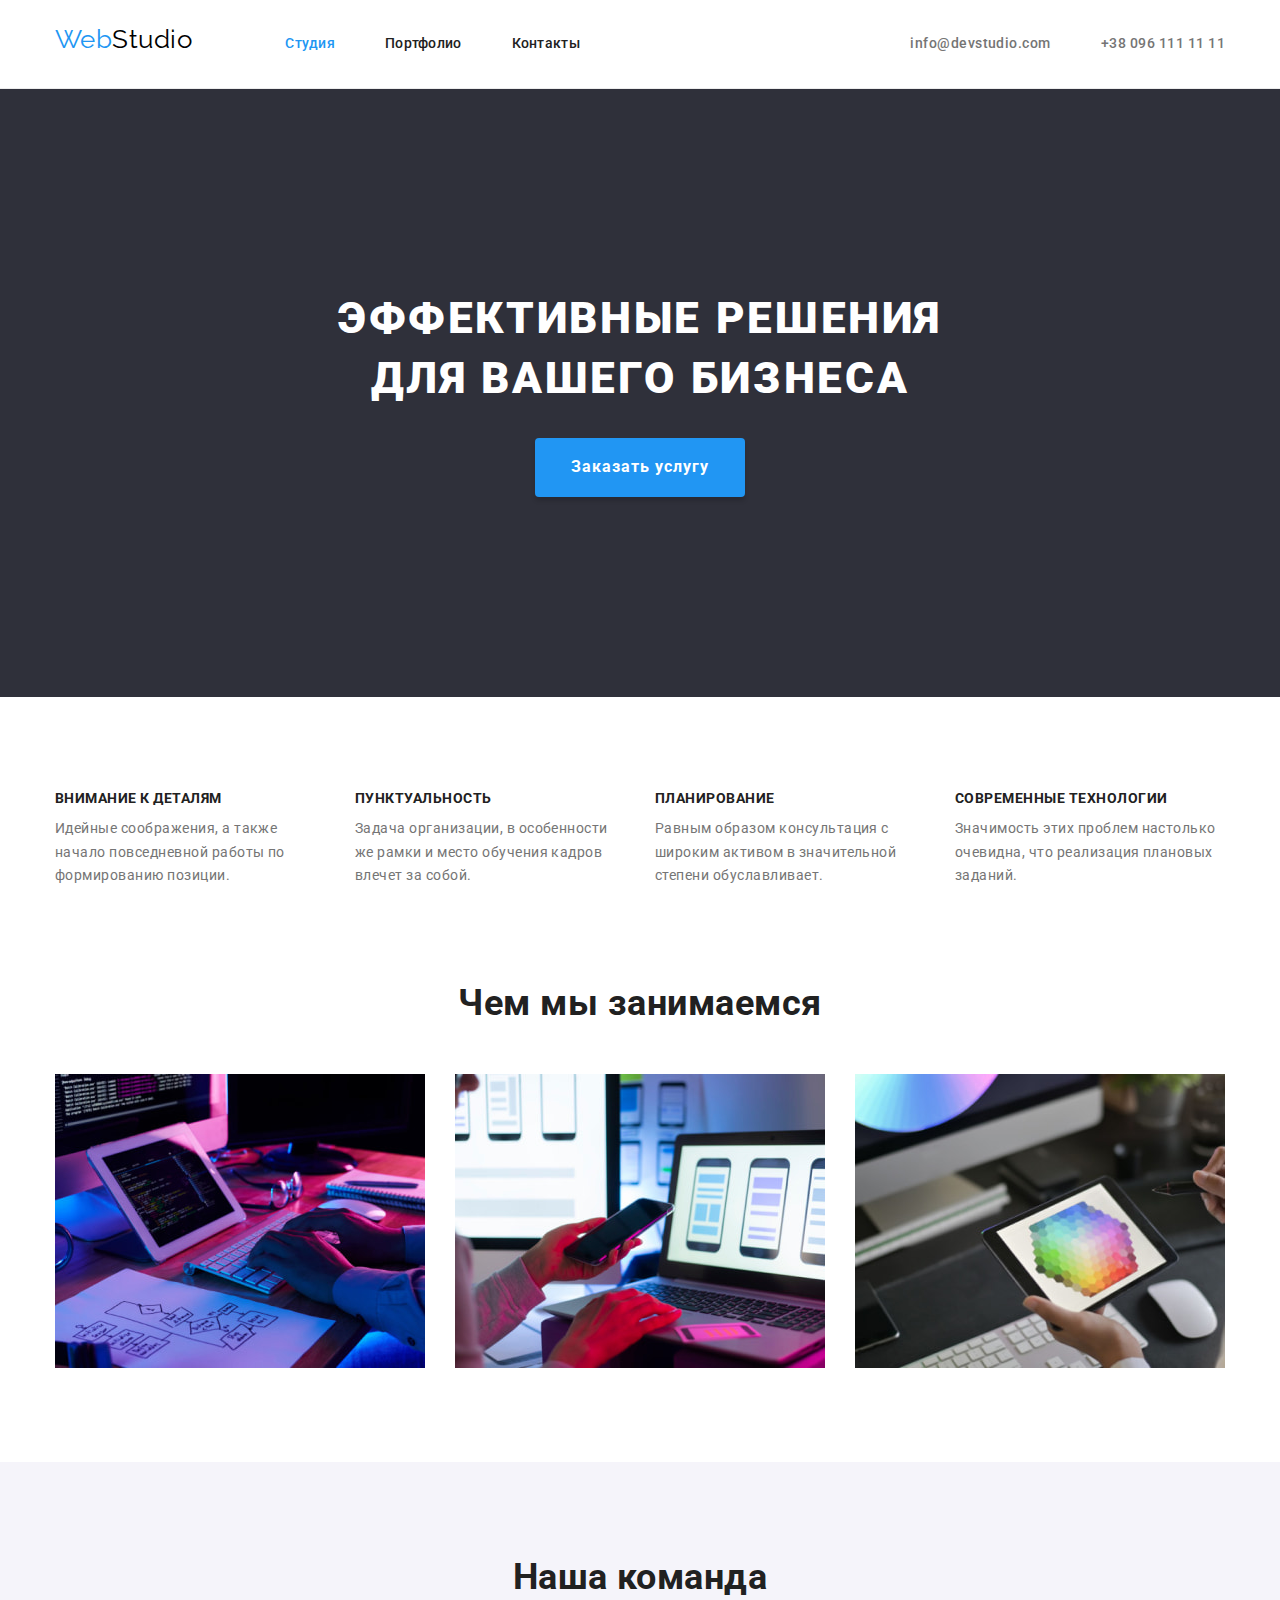
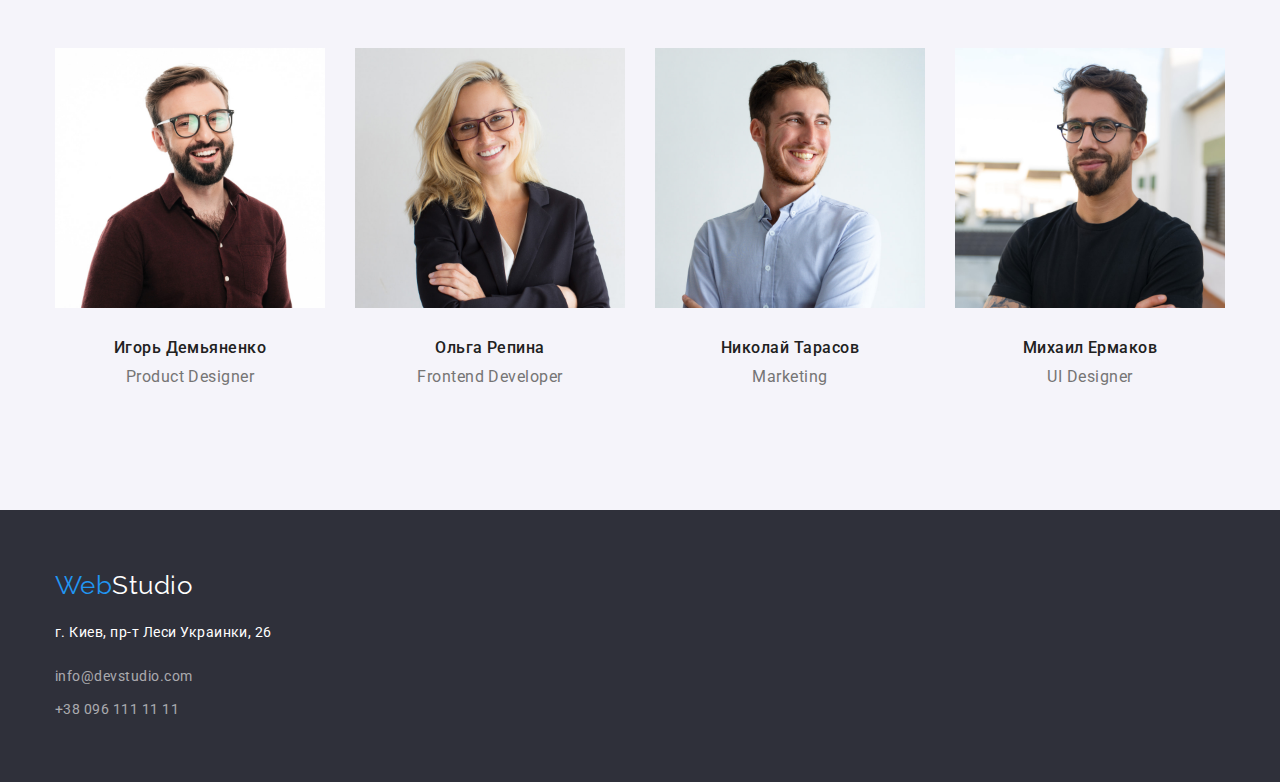
<file: index.html>
<!DOCTYPE html>
<html lang="ru">
<head>
    <meta charset="UTF-8">
    <meta http-equiv="X-UA-Compatible" content="IE=edge">
    <meta name="viewport" content="width=device-width, initial-scale=1.0">
    <title>Document</title>
    <link href="https://fonts.googleapis.com/css2?family=Raleway:wght@700&family=Roboto:wght@400;500;700;900&display=swap"
        rel="stylesheet">
    <link rel="stylesheet" href="https://cdnjs.cloudflare.com/ajax/libs/modern-normalize/1.0.0/modern-normalize.min.css" />
    <link rel="stylesheet" href="./css/styles.css">
</head>

<body class="body">
    <header class="header">
        <div class="container">
            <nav class="nav">
                <a href="./index.html" class="logo">
                    <span class="akcent">Web</span>Studio
                </a>
                <ul class="site-nav list">
                    <li class="item"><a href="./index.html" class="link current">Студия</a></li>
                    <li class="item"><a href="./portfolio.html" class="link">Портфолио</a></li>
                    <li class="item"><a href="" class="link">Контакты</a></li>
                </ul>
            </nav>
            <ul class="contacts list">
                <li class="item"><a href="mailto:info@devstudio.com" class="mail-header">info@devstudio.com</a></li>
                <li class="item"><a href="tel:+380961111111" class="tel-header">+38 096 111 11 11</a></li>
            </ul>
        </div>
    </header>
    <main> 
        <section class="hero">
            <div class="hero-container">
                <h1 class="hero-title">Эффективные решения для вашего бизнеса</h1>
                <button type="button" class="hero-btn">Заказать услугу</button>
            </div>
        </section>
        <section class="section no-padding">
            <div class="container">
                <h2 class="visually-hidden" class="section-title">Наши особенности</h2>
                <ul class="features list">
                    <li class="item">
                        <h3 class="features-title">Внимание к деталям</h3>
                        <p class="features-text">Идейные соображения, а также начало повседневной работы по формированию позиции.</p>
                    </li>
                    <li class="item">
                        <h3 class="features-title">Пунктуальность</h3>
                        <p class="features-text">Задача организации, в особенности же рамки и место обучения кадров влечет за собой.</p> 
                    </li>
                    <li class="item">
                        <h3 class="features-title">Планирование</h3>
                        <p class="features-text">Равным образом консультация с широким активом в значительной степени обуславливает.</p>
                    </li>
                    <li class="item">
                        <h3 class="features-title">Современные технологии</h3>
                        <p class="features-text">Значимость этих проблем настолько очевидна, что реализация плановых заданий.</p>
                    </li>
                </ul>
            </div>
        </section>
        <section class="section">
            <div class="container">
                <h2 class="section-title">Чем мы занимаемся</h2>
                <ul class="gallery list">
                    <li class="item">
                        <img class="img" src="./images/img1.jpg" alt="" width="370" height="">
                    </li>
                    <li class="item">
                        <img class="img" src="./images/img2.jpg" alt="" width="370" height="">
                    </li class="item">
                    <li>
                        <img class="img" src="./images/img3.jpg" alt="" width="370" height="">
                    </li>
                </ul>
            </div>
        </section>

        <section class="section color">
            <div class="container">
                <h2 class="section-title">Наша команда</h2>
                <ul class="team list">
                    <li class="item">
                        <img class="img" src="./images/igor.jpg" alt="" width="270" height=""> 
                        <div class="team-description">
                            <h3 class="team-title">Игорь Демьяненко</h3>
                            <p class="team-text" lang="en">Product Designer</p>
                        </div>  
                    </li>
                    <li class="item">
                        <img class="img" src="./images/olga.jpg" alt="" width="270" height="">
                        <div class="team-description">
                            <h3 class="team-title">Ольга Репина</h3>
                            <p class="team-text" lang="en">Frontend Developer</p>
                        </div> 
                    </li>
                    <li class="item">
                        <img class="img" src="./images/nikolay.jpg" alt="" width="270" height="">
                        <div class="team-description">
                            <h3 class="team-title">Николай Тарасов</h3>
                            <p class="team-text" lang="en">Marketing</p>
                        </div>
                    </li>
                    <li class="item">    
                        <img class="img" src="./images/mikhail.jpg" alt="" width="270" height="">
                        <div class="team-description">
                            <h3 class="team-title">Михаил Ермаков</h3>
                            <p class="team-text" lang="en">UI Designer</p>
                        </div>
                    </li>
                </ul>
            </div>
        </section>
    </main>
    <footer class="footer">
        <div class="container">
            <a href="./index.html" class="logo">
                <span class="akcent">Web</span><span class="akcent-two">Studio</span>
            </a>
            <address class="address">
                <p class="location">г. Киев, пр-т Леси Украинки, 26</p>
                <ul class="contacts list">
                    <li class="item"><a href="mailto:info@devstudio.com" class="mail-footer">info@devstudio.com</a></li>
                    <li class="item"><a href="tel:+380961111111" class="tel-footer">+38 096 111 11 11</a></li>
                </ul>
            </address>
        </div>
    </footer>   
</body>
</html>
</file>
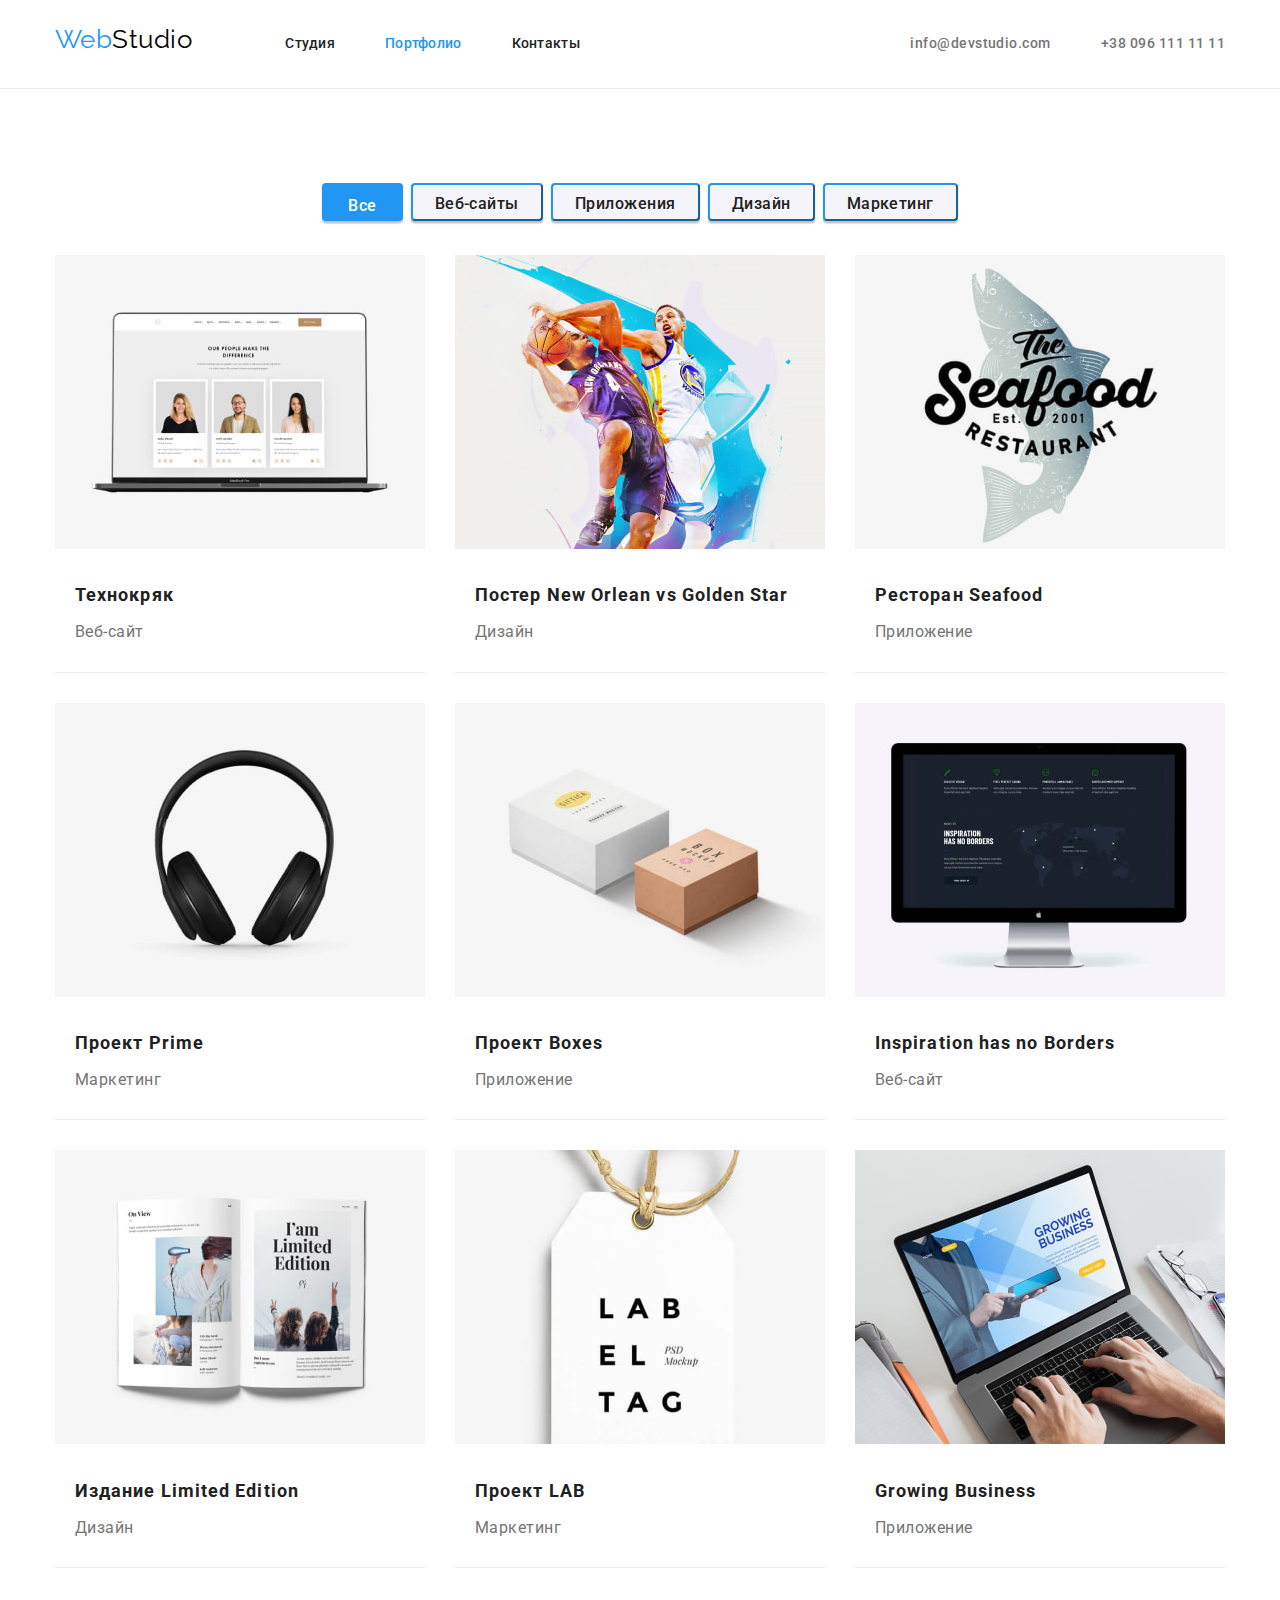
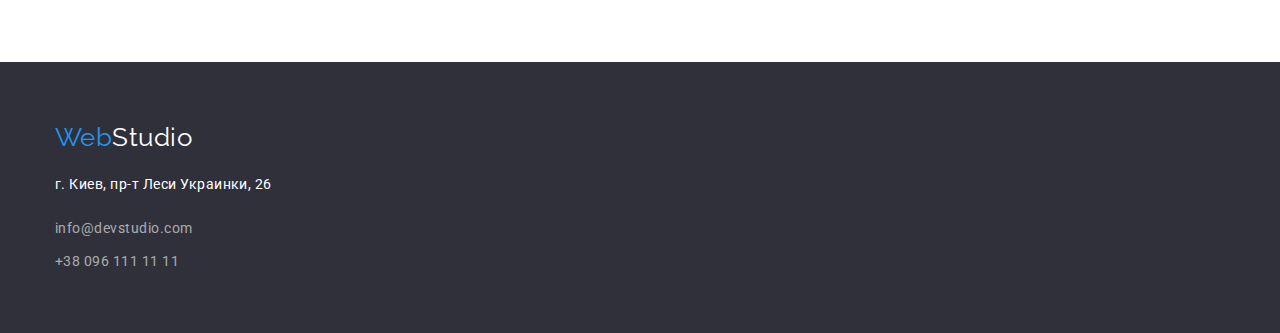
<file: portfolio.html>
<!DOCTYPE html>
<html lang="ru">

<head>
    <meta charset="UTF-8">
    <meta http-equiv="X-UA-Compatible" content="IE=edge">
    <meta name="viewport" content="width=device-width, initial-scale=1.0">
    <title>Document</title>
    <link href="https://fonts.googleapis.com/css2?family=Raleway:wght@700&family=Roboto:wght@400;500;700;900&display=swap"
        rel="stylesheet">
    <link rel="stylesheet" href="https://cdnjs.cloudflare.com/ajax/libs/modern-normalize/1.0.0/modern-normalize.min.css" />
    <link rel="stylesheet" href="./css/styles.css">
</head>

<body class="body">
    <header class="header">
        <div class="container">
            <nav class="nav">
                <a href="./index.html" class="logo">
                    <span class="akcent">Web</span>Studio
                </a>
                <ul class="site-nav list">
                    <li class="item"><a href="./index.html" class="link">Студия</a></li>
                    <li class="item"><a href="./portfolio.html" class="link current">Портфолио</a></li>
                    <li class="item"><a href="" class="link">Контакты</a></li>
                </ul>
            </nav>
            <ul class="contacts list">
                <li class="item"><a href="mailto:info@devstudio.com" class="mail-header">info@devstudio.com</a></li>
                <li class="item"><a href="tel:+380961111111" class="tel-header">+38 096 111 11 11</a></li>
            </ul>
        </div>
    </header>
    <main>
        <section class="portfolio">
            <div class="container">
                <h1 class="visually-hidden" class="section-title">Наши работы</h1>
                <ul class="filters list">
                    <li class="item">
                        <button type="button" class="filters-btn-primary">Все</button>
                    </li>
                    <li class="item">
                        <button type="button" class="filters-btn-secondary">Веб-сайты</button>
                    </li>
                    <li class="item">
                        <button type="button" class="filters-btn-secondary">Приложения</button>
                    </li>
                    <li class="item">
                        <button type="button" class="filters-btn-secondary">Дизайн</button>
                    </li>
                    <li class="item">
                        <button type="button" class="filters-btn-secondary">Маркетинг</button>
                    </li>
                </ul>
                <ul class="work list">
                    <li class="item">
                        <img src="./images_portfolio/technocrack.jpg" alt="" width="370" height="294">
                        <div class="work-description">
                            <h3 class="work-title">Технокряк</h3>
                            <p class="work-text">Веб-сайт</p>
                        </div>
                    </li>
                    <li class="item">
                        <img src="./images_portfolio/new_orlean.jpg" alt="" width="370" height="294">
                        <div class="work-description">
                            <h3 class="work-title">Постер <span lang="en">New Orlean vs Golden Star</span></h3>
                            <p class="work-text">Дизайн</p>
                        </div>
                    </li>
                    <li class="item">
                        <img src="./images_portfolio/seafood.jpg" alt="" width="370" height="294">
                        <div class="work-description">
                            <h3 class="work-title">Ресторан <span lang="en">Seafood</span></h3>
                            <p class="work-text">Приложение</p>
                        </div>
                    </li>
                    <li class="item">
                        <img src="./images_portfolio/prime.jpg" alt="" width="370" height="294">
                        <div class="work-description">
                            <h3 class="work-title">Проект <span lang="en">Prime</span></h3>
                            <p class="work-text">Маркетинг</p>
                        </div>
                    </li>
                    <li class="item">
                        <img src="./images_portfolio/boxes.jpg" alt="" width="370" height="294">
                        <div class="work-description">
                            <h3 class="work-title">Проект <span lang="en">Boxes</span></h3>
                            <p class="work-text">Приложение</p>
                        </div>
                    </li>
                    <li class="item">
                        <img src="./images_portfolio/no_borders.jpg" alt="" width="370" height="294">
                        <div class="work-description">
                            <h3 class="work-title" lang="en">Inspiration has no Borders</h3>
                            <p class="work-text">Веб-сайт</p>
                        </div>
                    </li>
                    <li class="item">
                        <img src="./images_portfolio/limited_edition.jpg" alt="" width="370" height="294">
                        <div class="work-description">
                            <h3 class="work-title">Издание <span lang="en">Limited Edition</span></h3>
                            <p class="work-text">Дизайн</p>
                        </div>
                    </li>
                    <li class="item">
                        <img src="./images_portfolio/lab.jpg" alt="" width="370" height="294">
                        <div class="work-description">
                            <h3 class="work-title">Проект <span lang="en">LAB</span></h3>
                            <p class="work-text">Маркетинг</p>
                        </div>
                    </li>
                    <li class="item">
                        <img src="./images_portfolio/growing_business.jpg" alt="" width="370" height="294">
                        <div class="work-description">
                            <h3 class="work-title" lang="en">Growing Business</h3>
                            <p class="work-text">Приложение</p>
                        </div>
                    </li>
                </ul>
            </div>
        </section>
    </main>
    <footer class="footer">
        <div class="container">
            <a href="./index.html" class="logo">
                <span class="akcent">Web</span><span class="akcent-two">Studio</span>
            </a>
            <address class="address">
                <p class="location">г. Киев, пр-т Леси Украинки, 26</p>
                <ul class="contacts list">
                    <li class="item"><a href="mailto:info@devstudio.com" class="mail-footer">info@devstudio.com</a></li>
                    <li class="item"><a href="tel:+380961111111" class="tel-footer">+38 096 111 11 11</a></li>
                </ul>
            </address>
        </div>
    </footer>
</body>
</html>
</file>
<file: css/styles.css>
/*цвет основного текста : rgba(117, 117, 117, 1) */

/*вторичный цвет: #212121 */

/*акцент: #2196F3 */

/*простой белый: #FFFFFF*/

/*фоновый серый: #2F303A*/

/*контакты футер: rgba(255, 255, 255, 0.6) */

:root {
    --primary-text-color: rgba(117, 117, 117, 1);
    --secondary-color: #212121;
    --accent-color: #2196F3;
    --simply-white: #FFFFFF;
    --fon-grey: #2F303A;
    --contacs-footer: rgba(255, 255, 255, 0.6);
    --simply-black: #000000;
    --btn-fon: rgba(245, 244, 250, 1);
    --team-bcg: #F5F4FA;
    --features-bcg: #E5E5E5;
    --work-item-border: rgba(238, 238, 238, 1);
    --header-border: rgba(236, 236, 236, 1);
}

.akcent {
        color: var(--accent-color);
    }
    
.akcent-two {
        color: var(--simply-white);
    }

.html {
    box-sizing: border-box;
}  

.body {
    margin: 0;
    background-color: var(--simply-white);
    color: var(--primary-text-color);
    font-family: Roboto , sans-serif;
    letter-spacing: 0.03em;
}

h1, h2, h3, p, ul {
    margin: 0;
}

h2 {
    display: block;
}

.visually-hidden {
    position: absolute;
    width: 1px;
    height: 1px;
    margin: -1px;
    border: 0;
    padding: 0;
    white-space: nowrap;
    clip-path: inset(100%);
    clip: rect(0 0 0 0);
    overflow: hidden;
}

.img {
    display: block;
    max-width: 100%;
    height: auto;
}

.list {
    list-style: none;
    padding: 0;
    margin: 0;
}

.container {
    width: 1200px;
    padding: 0 15px;
    margin-left: auto;
    margin-right: auto;
}

.header {
    border-bottom: 1px solid var(--header-border);
}

.header .container {
    display: flex;
}

.logo {
    color: var(--simply-black);
    font-family: 'Raleway';
    font-size: 26px;
    line-height: 1.19;
    text-decoration: none;
    margin-right: 93px;
    padding: 24px 0 24px;
}

/*site-nav*/

.nav {
    display: flex;
    margin-right: auto;
}

.site-nav {
    display: flex;
    align-items: center;
}

.site-nav .item:not(:last-child) {
    margin-right: 50px;
}

.site-nav .link {
    display: block;
    padding-top: 32px;
    padding-bottom: 32px;
    color: var(--secondary-color);
    font-weight: 500;
    font-size: 14px;
    line-height: 1.14;
    letter-spacing: 0.02em;
    text-decoration: none;
}

.site-nav .link:hover,
.site-nav .link:focus {
    color: var(--accent-color);
}

.site-nav .link.current {
    color: var(--accent-color);
}

/*contacts*/

.contacts {
    display: flex;
    align-items: center;
}

.contacts .tel-header,
.contacts .mail-header {
    display: block;
    padding-top: 32px;
    padding-bottom: 32px;
}

.contacts .item:not(:last-child) {
    margin-right: 50px;
}

.contacts a:hover,
.contacts a:focus {
    color: var(--accent-color);
}

.mail-header {
    color: var(--primary-text-color);
    font-weight: 500;
    font-size: 14px;
    line-height: 1.7;
    text-decoration: none;
}

.tel-header {
    color: var(--primary-text-color);
    font-weight: 500;
    font-size: 14px;
    line-height: 1.7;
    text-decoration: none;
}

/*hero*/

.hero {
    padding: 200px 0;
    background-color: var(--fon-grey);
    margin-bottom: 0;
    text-align: center;
}

.hero-container {
    display: block;
}

.hero-title {
    margin: 0;
    margin-left: auto;
    margin-right: auto;
    margin-bottom: 30px;
    width: 696px;
    color: var(--simply-white);
    font-weight: 900;
    font-size: 44px;
    line-height: 1.36;
    text-align: center;
    letter-spacing: 0.06em;
    text-transform: uppercase;
}

.hero-btn {
    display: inline-block;
    padding: 10px 32px;
    box-shadow: 0px 4px 4px rgba(0, 0, 0, 0.15);
    border-radius: 4px;
    border: 4px solid transparent;
    color: var(--simply-white);
    background: var(--accent-color);
    font-family: inherit;
    font-weight: 700;
    font-size: 16px;
    line-height: 1.9;
    letter-spacing: 0.06em;
}

.section {
    padding-top: 94px;
    padding-bottom: 94px;
    margin-top: 0;
    margin-bottom: 0;
}

.section.no-padding {
    padding-bottom: 0;
}

.section.color {
    background-color: var(--team-bcg);
}

.section-title {
    margin-top: 0;
    margin-bottom: 50px;
    color: var(--secondary-color);
    font-weight: 700;
    font-size: 36px;
    line-height: 1.17;
    text-align: center;
}

/*features*/

.features {
    display: flex;
    margin-right: auto;
}

.features .item:not(:last-child) {
    margin-right: 30px;
}

.features .item {
    width: 270px;
}

.features-title {
    margin-bottom: 10px;
    color: var(--secondary-color);
    font-weight: 700;
    font-size: 14px;
    line-height: 1.14;
    text-transform: uppercase;
}

.features-text {
    color: var(--primary-text-color);
    font-size: 14px;
    line-height: 1.7;
}

.visually-hidden {
    position: absolute;
    width: 1px;
    height: 1px;
    margin: -1px;
    border: 0;
    padding: 0;
    white-space: nowrap;
    clip-path: inset(100%);
    clip: rect(0 0 0 0);
    overflow: hidden;
}

/*gallery*/

.container .gallery {
    margin-bottom: 0;
}

.gallery {
    display: flex;
    align-items: center;
}

.gallery .item:not(:last-child) {
    margin-right: 30px;
}

/*team*/

.container .team {
    margin-top: 0;
}

.team {
    display: flex;
    align-items: center;
    text-align: center;
    margin-right: auto;
}

.team .item:not(:last-child) {
    margin-right: 30px;
}

.team-description {
    padding-top: 30px;
    padding-bottom: 30px;
}

.team-title {
    margin-bottom: 10px;
    color: var(--secondary-color);
    font-weight: 500;
    font-size: 16px;
    line-height: 1.19;
}

.team-text {
    color: var(--primary-text-color);
    line-height: 1.19;
}

.footer {
    padding-top: 60px;
    padding-bottom: 60px;
    background-color: var(--fon-grey);
}

.footer .logo {
    display: block;
    margin-bottom: 20px;
    margin-right: 0;
    padding-top: 0;
    padding-bottom: 0;
}

.address {
    font-style: normal;
}

.address .contacts {
    display: block;
    padding: 0;
}

.location {
    color: var(--simply-white);
    font-size: 14px;
    line-height: 1.7;
    margin-bottom: 20px;
}

.mail-footer {
    color: var(--contacs-footer);
    font-size: 14px;
    line-height: 1.7;
    text-decoration: none;
}

.tel-footer {
    color: var(--contacs-footer);
    font-size: 14px;
    line-height: 1.7;
    text-decoration: none;
}

.footer .item:not(:last-child) {
    margin-bottom: 9px;
}

.portfolio {
    background-color: var(--simply-white);
    padding-top: 94px;
    padding-bottom: 94px;
}

/*filters*/

.filters {
    display: flex;
    justify-content: center;
    margin-bottom: 34px;
}

.filters .item:not(:last-child) {
    margin-right: 8px;
}

.filters-btn {
    display: inline-block;
    padding: 6px 22px;
    box-shadow: 0px 3px 1px rgba(0, 0, 0, 0.1),
    0px 1px 2px rgba(0, 0, 0, 0.08),
    0px 2px 2px rgba(0, 0, 0, 0.12);
    border-radius: 4px;
    border: 4px solid transparent;
    color: var(--secondary-color);
    background-color: var(--simply-white);
    font-family: inherit;
    font-weight: 500;
    font-size: 16px;
    line-height: 1.6;
    letter-spacing: 0.03em;
    min-width: 73px;
    height: 38px;
}

.filters-btn-primary {
    display: inline-block;
    padding: 6px 22px;
    box-shadow: 0px 3px 1px rgba(0, 0, 0, 0.1),
    0px 1px 2px rgba(0, 0, 0, 0.08),
    0px 2px 2px rgba(0, 0, 0, 0.12);
    border-radius: 4px;
    border: 4px solid transparent;
    color: var(--simply-white);
    background: var(--accent-color);
    font-family: inherit;
    font-weight: 500;
    font-size: 16px;
    line-height: 1.6;
    letter-spacing: 0.03em;
    min-width: 73px;
    height: 38px;
}

.filters-btn-secondary {
    display: inline-block;
    padding: 6px 22px;
    box-shadow: 0px 3px 1px rgba(0, 0, 0, 0.1),
    0px 1px 2px rgba(0, 0, 0, 0.08),
    0px 2px 2px rgba(0, 0, 0, 0.12);
    border-radius: 4px;
    border-color: var(--accent-color);
    color: var(--secondary-color);
    background: var(--btn-fon);
    font-family: inherit;
    font-weight: 500;
    font-size: 16px;
    line-height: 1.6;
    letter-spacing: 0.03em; 
    min-width: 73px;
    height: 38px;
}

/*work list*/

.work {
    display: flex;
    flex-wrap: wrap;
    align-items: center;
    text-align: left;
    margin-right: auto;
}

.work .item {
    width: 370px;
    margin-right: 30px;
    margin-bottom: 30px;
}

.work .item.item:nth-child(3n) {
    margin-right: 0;
}

.work .item:nth-last-child(-n + 3) {
    margin-bottom: 0;
}

.work-description {
    padding: 24px 20px;
    border-bottom: 1px solid var(--work-item-border);
}

.work-title {
    margin-bottom: 4px;
    color: var(--secondary-color);
    font-weight: 700;
    font-size: 18px;
    line-height: 2;
    letter-spacing: 0.06em;
}

.work-text {
    color: var(--primary-text-color);
    line-height: 1.9;
}
</file>
